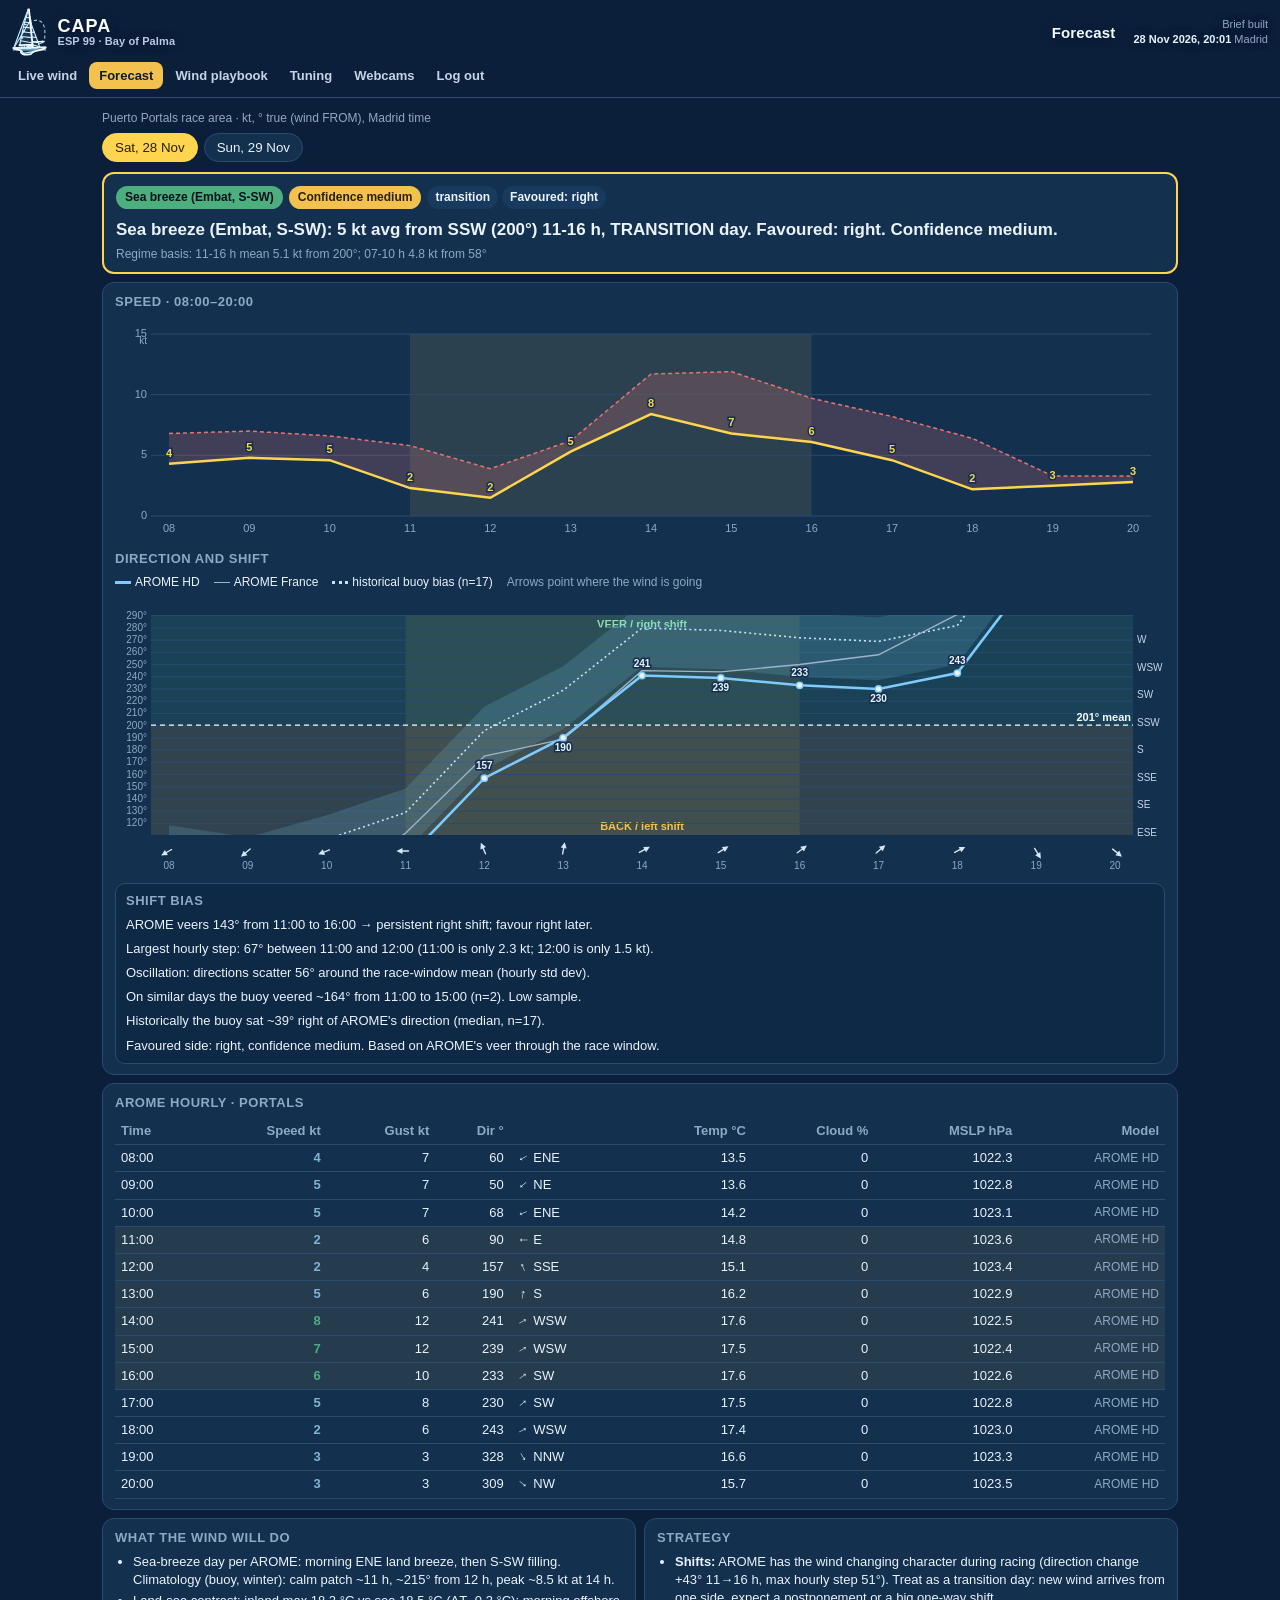
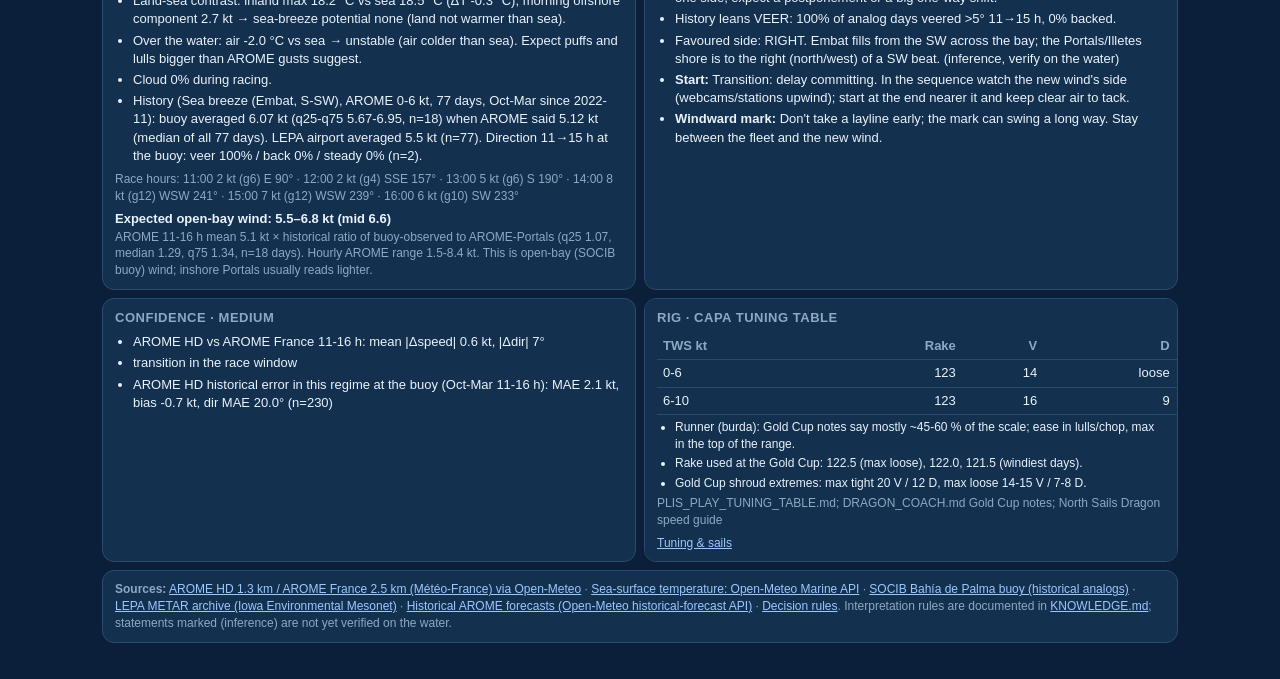
<file: site/forecast.html>
<!doctype html><html lang="en"><head><meta charset="utf-8"><meta name="viewport" content="width=device-width,initial-scale=1,viewport-fit=cover">
<title>Forecast · CAPA ESP 99</title>
<link rel="icon" href="favicon.svg" type="image/svg+xml">
<link rel="apple-touch-icon" href="apple-touch-icon.png">
<meta name="theme-color" content="#0B1F3A">
<link rel="stylesheet" href="assets/brand.css">
<style>
:root{--navy:#0B1F3A;--panel:#13304F;--panel2:#183a5e;--line:#2A4A70;--text:#EAF2FB;--muted:#8FA8C4;--green:#4CAF7D;--red:#E57373;--amber:#F2C14E}
*{box-sizing:border-box}html,body{margin:0;background:var(--navy);color:var(--text);font:13px/1.4 -apple-system,BlinkMacSystemFont,"Segoe UI",Roboto,sans-serif}
.wrap{max-width:1100px;margin:0 auto;padding:10px 12px 28px}
h2{font-size:15px;margin:16px 0 8px}h3{font-size:13px;margin:0 0 6px;color:var(--muted);text-transform:uppercase;letter-spacing:.04em}
.muted{color:var(--muted)}.small{font-size:12px}
.tabs{display:flex;gap:6px;margin:6px 0 10px;flex-wrap:wrap}.tab{cursor:pointer;border:1px solid var(--line);background:var(--panel);color:var(--text);border-radius:999px;padding:6px 12px;font:600 13px inherit}
.tab.on{background:#FFD54F;color:#2a2006;border-color:#FFD54F}
.card{background:var(--panel);border:1px solid var(--line);border-radius:12px;padding:10px 12px;margin-bottom:8px;overflow-x:auto;-webkit-overflow-scrolling:touch}
.hero{border:2px solid #FFD54F}.headline{font-size:17px;font-weight:700;line-height:1.35}
.grid{display:grid;grid-template-columns:repeat(auto-fit,minmax(300px,1fr));gap:8px}
.badge{display:inline-block;font-size:12px;font-weight:700;padding:3px 9px;border-radius:999px;color:#06121f;margin-right:6px}
.pill{display:inline-block;font-size:12px;font-weight:600;padding:3px 8px;border-radius:999px;background:var(--panel2);margin:2px 4px 2px 0}
.c-high{background:var(--green);color:#06210f}.c-medium{background:var(--amber);color:#2a2006}.c-low{background:var(--red);color:#2a0606}
table{width:100%;min-width:680px;border-collapse:collapse;font-variant-numeric:tabular-nums;font-size:13px}th,td{padding:4px 6px;text-align:right;border-bottom:1px solid var(--line);font-size:13px}
th{color:var(--muted);font-weight:600}td:first-child,th:first-child{text-align:left}tr.race td{background:rgba(255,213,79,.07)}
.arr{display:inline-block;width:14px;text-align:center}
ul{margin:4px 0 0;padding-left:18px}li{margin:3px 0}
.spdchart{width:100%;height:220px;display:block;margin-top:4px}
.dirchart{width:100%;height:280px;display:block}
.legend{display:flex;flex-wrap:wrap;gap:8px 14px;margin:2px 0 4px}
.legend i{display:inline-block;width:16px;height:0;border-top:3px solid;vertical-align:middle;margin-right:4px}
.shiftbox{background:#0e2946;border:1px solid var(--line);border-radius:10px;padding:8px 10px;margin-top:8px}
.shiftbox p{margin:0 0 6px}.shiftbox p:last-child{margin:0}
svg text{font-family:-apple-system,BlinkMacSystemFont,"Segoe UI",Roboto,sans-serif}
a{color:#9cc8ff}
@media(max-width:420px){
  .wrap{padding:8px}
  .grid{grid-template-columns:1fr}
}
</style></head><body>
<header class="sitehead">
  <div class="sitebar">
    <a class="brand" href="./"><img class="mark" src="assets/capa-logo.svg" alt="" width="36" height="48"><span class="word"><span class="capa">CAPA</span><span class="eye">ESP 99 · Bay of Palma</span></span></a>
    <h1>Forecast</h1>
    <div class="headmeta" id="gen"></div>
  </div>
  <nav class="sitenav" aria-label="Site"><a href="./">Live wind</a><a href="forecast.html" aria-current="page">Forecast</a><a href="playbook.html">Wind playbook</a><a href="tuning.html">Tuning</a><a href="./#webcams">Webcams</a><a href="/logout">Log out</a></nav>
</header>
<div class="wrap">
<div class="muted small" style="margin:2px 0 6px">Puerto Portals race area · kt, ° true (wind FROM), Madrid time</div>
<div class="tabs" id="tabs"></div><div id="day"></div>
<div class="card small muted" id="src"></div>
</div>
<script>
const RULES='https://github.com/ccarbajal1984/capa-wind/blob/main/docs/KNOWLEDGE.md';
const KT=v=>v==null?'–':v.toFixed(0), esc=s=>String(s).replace(/[&<>]/g,c=>({'&':'&amp;','<':'&lt;','>':'&gt;'}[c]));
const spdCol=s=>s==null?'#555':s<6?'#7FB3D5':s<10?'#4CAF7D':s<15?'#F2C14E':s<20?'#F39C5A':'#E57373';
const arrow=d=>d==null?'':`<span class="arr" style="transform:rotate(${d+180}deg)">↑</span>`;
const NS='http://www.w3.org/2000/svg';
const COMPASS=[[0,'N'],[22.5,'NNE'],[45,'NE'],[67.5,'ENE'],[90,'E'],[112.5,'ESE'],[135,'SE'],[157.5,'SSE'],[180,'S'],[202.5,'SSW'],[225,'SW'],[247.5,'WSW'],[270,'W'],[292.5,'WNW'],[315,'NW'],[337.5,'NNW']];
const angDiff=(a,b)=>((a-b+180)%360+360)%360-180; // + = a is clockwise of b
function circMean(ds){let s=0,c=0,n=0;for(const d of ds){if(d==null)continue;const r=d*Math.PI/180;s+=Math.sin(r);c+=Math.cos(r);n++;}if(!n)return null;return (Math.atan2(s,c)*180/Math.PI+360)%360;}
function circStd(ds){let s=0,c=0,n=0;for(const d of ds){if(d==null)continue;const r=d*Math.PI/180;s+=Math.sin(r);c+=Math.cos(r);n++;}if(n<2)return null;const R=Math.min(1,Math.hypot(s,c)/n);return R<=1e-6?180:Math.sqrt(-2*Math.log(R))*180/Math.PI;}
const norm=d=>(d%360+360)%360;
function svgEl(tag,attrs,parent){const n=document.createElementNS(NS,tag);for(const k in attrs)n.setAttribute(k,String(attrs[k]));if(parent)parent.appendChild(n);return n;}
function svgText(parent,x,y,str,attrs){const t=svgEl('text',Object.assign({x,y},attrs||{}),parent);t.textContent=str;return t;}
function raceIdx(h){let a=-1,b=-1;h.forEach((r,i)=>{if(r.time>='11:00'&&r.time<='16:00'){if(a<0)a=i;b=i;}});return [a,b];}
function segs(h,x,y,key){const out=[];let cur=[];h.forEach((r,i)=>{const v=r[key];if(v==null||!Number.isFinite(+v)){if(cur.length)out.push(cur);cur=[];}else cur.push([x(i),y(+v)]);});if(cur.length)out.push(cur);return out;}
function drawSpeed(svg,h){
  const W=svg.clientWidth||360,H=220,L=36,R=14,T=16,B=22,xPad=18;
  svg.replaceChildren();svg.setAttribute('viewBox',`0 0 ${W} ${H}`);
  const n=h.length;if(n<2)return;
  const x=i=>L+xPad+(i*(W-L-R-2*xPad))/(n-1);
  const peak=Math.max(10,...h.map(r=>Math.max(r.gst||0,r.spd||0)));
  const mx=Math.ceil(peak/5)*5;
  const y=v=>T+(H-T-B)*(1-v/mx);
  const [i0,i1]=raceIdx(h);
  if(i0>=0&&i1>i0)svgEl('rect',{id:'racewin',x:x(i0),y:T,width:x(i1)-x(i0),height:H-T-B,fill:'rgba(255,213,79,.10)'},svg);
  for(let v=0;v<=mx;v+=5){svgEl('line',{x1:L,x2:W-R,y1:y(v),y2:y(v),stroke:'#2A4A70'},svg);svgText(svg,L-4,y(v)+3,String(v),{'text-anchor':'end',fill:'#8FA8C4','font-size':11});}
  svgText(svg,L-4,T+10,'kt',{'text-anchor':'end',fill:'#8FA8C4','font-size':10});
  const band=[];h.forEach((r,i)=>{if(r.spd!=null&&r.gst!=null)band.push([x(i),y(r.spd),y(r.gst)]);});
  if(band.length>1){const pts=band.map(p=>p[0]+','+p[2]).concat(band.slice().reverse().map(p=>p[0]+','+p[1])).join(' ');svgEl('polygon',{points:pts,fill:'rgba(229,115,115,.22)'},svg);}
  for(const s of segs(h,x,y,'gst'))svgEl('polyline',{points:s.map(p=>p.join(',')).join(' '),fill:'none',stroke:'#E57373','stroke-width':1.5,'stroke-dasharray':'4 3'},svg);
  for(const s of segs(h,x,y,'spd'))svgEl('polyline',{points:s.map(p=>p.join(',')).join(' '),fill:'none',stroke:'#FFD54F','stroke-width':2.5},svg);
  h.forEach((r,i)=>{
    svgText(svg,x(i),H-6,r.time.slice(0,2),{'text-anchor':'middle',fill:'#8FA8C4','font-size':11});
    if(r.spd==null)return;
    const yy=y(r.spd),above=yy-14>T;
    svgText(svg,x(i),above?yy-7:yy+13,String(Math.round(r.spd)),{'text-anchor':'middle',fill:'#FFD54F','font-size':11,'font-weight':700,stroke:'#13304F','stroke-width':3,'paint-order':'stroke'});
  });
}
function biasStats(d){const e=d.analogs&&d.analogs.stats&&d.analogs.stats.dir_err_buoy_minus_arome;if(!e||e.n==null||e.median==null)return null;return e;}
function drawDir(svg,d){
  const h=d.hourly,W=svg.clientWidth||360,H=280,L=36,R=32,T=20,B=40,xPad=18;
  svg.replaceChildren();svg.setAttribute('viewBox',`0 0 ${W} ${H}`);
  const n=h.length;if(n<2)return;
  const x=i=>L+xPad+(i*(W-L-R-2*xPad))/(n-1);
  const race=h.filter(r=>r.time>='11:00'&&r.time<='16:00'&&r.dir!=null);
  const mean=circMean(race.map(r=>r.dir));
  if(mean==null){svgText(svg,L,30,'No race-window direction',{fill:'#8FA8C4','font-size':12});return;}
  const rel=dir=>angDiff(dir,mean);
  const err=biasStats(d);
  const showBias=!!(err&&err.q25!=null&&err.q75!=null);
  let span=0;
  const consider=v=>{if(Number.isFinite(v))span=Math.max(span,Math.abs(v));};
  h.forEach(r=>{
    if(r.dir!=null&&r.src!=='AROME France'){
      consider(rel(r.dir));
      if(showBias){consider(rel(r.dir)+err.q25);consider(rel(r.dir)+err.q75);}
    }
    if(r.fr_dir!=null)consider(rel(r.fr_dir));
    else if(r.src==='AROME France'&&r.dir!=null)consider(rel(r.dir));
  });
  let half=45;
  while(half+0.05<span&&half<90)half+=15;
  const plotH=H-T-B,y=v=>T+(half-v)/(2*half)*plotH;
  const clip=svgEl('clipPath',{id:'dirclip'},svgEl('defs',{},svg));
  svgEl('rect',{x:L,y:T,width:W-L-R,height:plotH},clip);
  svgEl('rect',{x:L,y:T,width:W-L-R,height:(y(0)-T),fill:'rgba(76,175,125,.14)'},svg);
  svgEl('rect',{x:L,y:y(0),width:W-L-R,height:T+plotH-y(0),fill:'rgba(242,193,78,.13)'},svg);
  const [i0,i1]=raceIdx(h);
  if(i0>=0&&i1>i0)svgEl('rect',{id:'racewin-dir',x:x(i0),y:T,width:x(i1)-x(i0),height:plotH,fill:'rgba(255,213,79,.08)'},svg);
  svgText(svg,L+(W-L-R)/2,T+13,'VEER / right shift',{'text-anchor':'middle',fill:'#8ddeaf','font-size':11,'font-weight':700});
  svgText(svg,L+(W-L-R)/2,T+plotH-5,'BACK / left shift',{'text-anchor':'middle',fill:'#F2C14E','font-size':11,'font-weight':700});
  for(let deg=Math.ceil((mean-half)/10)*10;deg<=mean+half+1e-6;deg+=10){
    const a=norm(deg),rv=angDiff(a,mean);if(Math.abs(rv)>half+0.1)continue;
    svgEl('line',{x1:L,x2:W-R,y1:y(rv),y2:y(rv),stroke:'#2A4A70'},svg);
    svgText(svg,L-4,y(rv)+3,Math.round(a)+'°',{'text-anchor':'end',fill:'#8FA8C4','font-size':10});
  }
  COMPASS.forEach(([deg,name])=>{
    const rv=angDiff(deg,mean);
    if(Math.abs(rv)>half+0.1)return;
    svgText(svg,W-R+4,y(rv)+3,name,{fill:'#c5d4e6','font-size':10});
  });
  svgEl('line',{x1:L,x2:W-R,y1:y(0),y2:y(0),stroke:'#F4FBFF','stroke-width':1.25,'stroke-dasharray':'5 4'},svg);
  svgText(svg,W-R-2,y(0)-4,Math.round(mean)+'° mean',{'text-anchor':'end',fill:'#F4FBFF','font-size':11,'font-weight':700});
  const g=svgEl('g',{'clip-path':'url(#dirclip)'},svg);
  if(showBias){
    const low=err.n<5,col=low?'#8FA8C4':'#c5e4fb';
    const pts=[];
    h.forEach((r,i)=>{if(r.dir==null||r.src==='AROME France')return;pts.push([x(i),rel(r.dir)]);});
    if(pts.length>1){
      const up=pts.map(p=>p[0]+','+y(p[1]+err.q75)),dn=pts.slice().reverse().map(p=>p[0]+','+y(p[1]+err.q25));
      svgEl('polygon',{points:up.concat(dn).join(' '),fill:low?'rgba(143,168,196,.16)':'rgba(127,216,255,.16)'},g);
      svgEl('polyline',{points:pts.map(p=>p[0]+','+y(p[1]+err.median)).join(' '),fill:'none',stroke:col,'stroke-width':1.6,'stroke-dasharray':'2 3'},g);
    }
  }
  const fr=[];
  h.forEach((r,i)=>{const v=r.fr_dir!=null?r.fr_dir:(r.src==='AROME France'?r.dir:null);if(v!=null)fr.push([x(i),y(rel(v))]);});
  if(fr.length>1)svgEl('polyline',{points:fr.map(p=>p.join(',')).join(' '),fill:'none',stroke:'#9fb4c8','stroke-width':1.35},g);
  const hd=[];
  h.forEach((r,i)=>{if(r.dir!=null&&r.src!=='AROME France')hd.push([i,x(i),y(rel(r.dir)),Math.round(norm(r.dir))]);});
  if(hd.length>1)svgEl('polyline',{points:hd.map(p=>p[1]+','+p[2]).join(' '),fill:'none',stroke:'#7ecbff','stroke-width':2.6},g);
  hd.forEach(p=>{
    svgEl('circle',{cx:p[1],cy:p[2],r:3.2,fill:'#EAF2FB',stroke:'#7ecbff','stroke-width':1.4},g);
    const above=p[0]%2===0;
    let ly=above?p[2]-9:p[2]+13;
    if(ly<T+14)ly=p[2]+13;
    if(ly>T+plotH-2)ly=p[2]-9;
    svgText(g,p[1],ly,String(p[3]),{'text-anchor':'middle',fill:'#EAF2FB','font-size':10,'font-weight':700,stroke:'#13304F','stroke-width':3,'paint-order':'stroke'});
  });
  h.forEach((r,i)=>{
    const cx=x(i),cy=H-B+16;
    if(r.dir!=null){
      const ang=(r.dir+180)*Math.PI/180,sx=Math.sin(ang),sy=-Math.cos(ang);
      svgEl('line',{x1:cx-sx*3,y1:cy-sy*3,x2:cx+sx*5,y2:cy+sy*5,stroke:'#d5e6f5','stroke-width':1.4,'stroke-linecap':'round'},svg);
      svgEl('polygon',{points:`${cx+sx*9},${cy+sy*9} ${cx+sx*3-sy*3},${cy+sy*3+sx*3} ${cx+sx*3+sy*3},${cy+sy*3-sx*3}`,fill:'#d5e6f5'},svg);
    }
    svgText(svg,cx,H-6,r.time.slice(0,2),{'text-anchor':'middle',fill:'#8FA8C4','font-size':10});
  });
  const leg=document.getElementById('dlegend');
  if(leg){
    let s='<span><i style="border-color:#7ecbff"></i>AROME HD</span>';
    if(fr.length>1)s+='<span><i style="border-color:#9fb4c8;border-top-width:1.5px"></i>AROME France</span>';
    if(showBias)s+=`<span><i style="border-color:${err.n<5?'#8FA8C4':'#c5e4fb'};border-top-style:dotted"></i>historical buoy bias${err.n<5?' · low sample':''} (n=${err.n})</span>`;
    s+='<span class="muted">Arrows point where the wind is going</span>';
    leg.innerHTML=s;
  }
}
function shiftLines(d){
  const h=d.hourly,race=h.filter(r=>r.time>='11:00'&&r.time<='16:00'&&r.dir!=null);
  const lines=[];
  const r11=race.find(r=>r.time==='11:00')||race[0],r16=[...race].reverse().find(r=>r.time==='16:00')||race[race.length-1];
  let delta=null;
  if(r11&&r16&&r11!==r16){
    delta=angDiff(r16.dir,r11.dir);
    const ad=Math.abs(Math.round(delta)),word=delta>=0?'veers':'backs',side=delta>=0?'right':'left';
    if(ad<8)lines.push(`AROME changes ${ad}° from ${r11.time} to ${r16.time} → no persistent shift.`);
    else if(ad>=15)lines.push(`AROME ${word} ${ad}° from ${r11.time} to ${r16.time} → persistent ${side} shift; favour ${side} later.`);
    else lines.push(`AROME ${word} ${ad}° from ${r11.time} to ${r16.time} → a modest ${side} shift, not a one-way trend.`);
  }
  let best=null;
  for(let i=1;i<race.length;i++){
    if(race[i].dir==null||race[i-1].dir==null)continue;
    const step=Math.abs(angDiff(race[i].dir,race[i-1].dir));
    if(!best||step>best.step)best={step,a:race[i-1],b:race[i]};
  }
  if(best){
    const lull=[best.a,best.b].filter(r=>r.spd!=null&&r.spd<4).map(r=>`${r.time} is only ${r.spd.toFixed(1)} kt`);
    lines.push(`Largest hourly step: ${Math.round(best.step)}° between ${best.a.time} and ${best.b.time}`+(lull.length?` (${lull.join('; ')}).`:'.'));
  }
  const sd=circStd(race.map(r=>r.dir));
  if(sd!=null)lines.push(`Oscillation: directions scatter ${Math.round(sd)}° around the race-window mean (hourly std dev).`);
  const st=d.analogs&&d.analogs.stats;
  const tr=st&&st.buoy_trend_15_minus_11;
  if(tr&&tr.n>0&&tr.median!=null){
    const m=Math.round(tr.median),word=m>0?'veered':m<0?'backed':'held steady';
    lines.push(m===0?`On similar days the buoy held its direction from 11:00 to 15:00 (n=${tr.n}).${tr.n<5?' Low sample.':''}`
      :`On similar days the buoy ${word} ~${Math.abs(m)}° from 11:00 to 15:00 (n=${tr.n}).${tr.n<5?' Low sample.':''}`);
  }
  const er=st&&st.dir_err_buoy_minus_arome;
  if(er&&er.n>0&&er.median!=null){
    const m=Math.round(er.median);
    lines.push(m===0?`Historically the buoy matched AROME's direction (median, n=${er.n}).${er.n<5?' Low sample.':''}`
      :`Historically the buoy sat ~${Math.abs(m)}° ${m<0?'left':'right'} of AROME's direction (median, n=${er.n}).${er.n<5?' Low sample.':''}`);
  }
  const sideOf=(v,min)=>v==null||Math.abs(v)<min?null:(v>0?'right':'left');
  const aSide=sideOf(delta,15),hSide=tr&&tr.n>=5?sideOf(tr.median,10):null;
  let fav=null,conf='low',why='Neither AROME nor the analog trend shows a persistent side.';
  if(aSide&&hSide&&aSide===hSide){fav=aSide;conf=(Math.abs(delta)>=20&&tr.n>=8)?'high':(tr.n>=8?'medium':'low');why=`AROME and the historical buoy trend both point ${fav}.`;}
  else if(aSide&&hSide){fav=aSide;conf='low';why=`AROME points ${aSide}, but similar days at the buoy leaned ${hSide}. Trust today's forecast first.`;}
  else if(aSide){fav=aSide;conf=Math.abs(delta)>=25?'medium':'low';why=`Based on AROME's ${aSide==='right'?'veer':'back'} through the race window.`;}
  else if(hSide){fav=hSide;why='AROME has no persistent shift today; the lean comes from similar days at the buoy.';}
  lines.push(`Favoured side: ${fav||'no clear side'}, confidence ${conf}. ${why}`);
  return lines;
}
function render(d){
  const g=d.regime,c=d.confidence,s=d.strategy,e=d.expected_observed;
  let h=`<div class="card hero"><span class="badge" style="background:${g.color}">${esc(g.name)}</span><span class="badge c-${c.level}">Confidence ${c.level}</span><span class="pill">${esc(s.pattern)}</span><span class="pill">Favoured: ${esc(s.favoured_side)}</span>
  <div class="headline" style="margin-top:8px">${esc(d.headline)}</div><div class="small muted" style="margin-top:4px">Regime basis: ${esc(g.why)}</div></div>`;
  h+=`<div class="card" id="windchart"><h3>Speed · 08:00–20:00</h3><svg class="spdchart" role="img" aria-label="Wind speed"></svg>
  <h3 style="margin-top:12px">Direction and shift</h3><div class="legend small" id="dlegend"></div><svg class="dirchart" role="img" aria-label="Wind direction"></svg>
  <div class="shiftbox"><h3>Shift bias</h3>${shiftLines(d).map(t=>`<p>${esc(t)}</p>`).join('')}</div></div>`;
  h+=`<div class="card"><h3>AROME hourly · Portals</h3><table><tr><th>Time</th><th>Speed kt</th><th>Gust kt</th><th>Dir °</th><th></th><th>Temp °C</th><th>Cloud %</th><th>MSLP hPa</th><th>Model</th></tr>`+
  d.hourly.map(r=>`<tr class="${r.time>='11:00'&&r.time<='16:00'?'race':''}"><td>${r.time}</td><td style="color:${spdCol(r.spd)};font-weight:700">${KT(r.spd)}</td><td>${KT(r.gst)}</td><td>${r.dir==null?'–':r.dir.toFixed(0)}</td><td style="text-align:left">${arrow(r.dir)} ${r.compass||''}</td><td>${r.temp==null?'–':r.temp.toFixed(1)}</td><td>${r.cloud==null?'–':r.cloud.toFixed(0)}</td><td>${r.pmsl==null?'–':r.pmsl.toFixed(1)}</td><td class="muted small">${r.src||''}</td></tr>`).join('')+`</table></div>`;
  h+=`<div class="grid"><div class="card"><h3>What the wind will do</h3><ul>${d.interpretation.map(t=>`<li>${esc(t)}</li>`).join('')}</ul>
  <div class="small muted" style="margin-top:6px">Race hours: ${d.evolution.map(esc).join(' · ')}</div>
  ${e?`<div style="margin-top:6px"><b>Expected open-bay wind: ${e.lo}–${e.hi} kt (mid ${e.mid})</b><div class="small muted">${esc(e.text)}</div></div>`:''}</div>
  <div class="card"><h3>Strategy</h3><ul><li><b>Shifts:</b> ${esc(s.text)}</li>${s.history_bias?`<li>${esc(s.history_bias)}</li>`:''}<li>${esc(s.side_text)}</li><li><b>Start:</b> ${esc(s.start)}</li><li><b>Windward mark:</b> ${esc(s.windward_mark)}</li></ul></div></div>`;
  h+=`<div class="grid"><div class="card"><h3>Confidence · ${c.level}</h3><ul>${c.why.map(t=>`<li>${esc(t)}</li>`).join('')}</ul></div>
  <div class="card"><h3>Rig · Capa tuning table</h3><table><tr><th>TWS kt</th><th>Rake</th><th>V</th><th>D</th><th>Genoa</th></tr>${d.rig.settings.map(r=>`<tr><td>${r.band}</td><td>${r.rake_cm}</td><td>${r.uppers_V}</td><td>${r.lowers_D}</td><td>${r.genoa}</td></tr>`).join('')}</table><ul class="small">${d.rig.notes.map(t=>`<li>${esc(t)}</li>`).join('')}</ul><div class="small muted">${esc(d.rig.source)}</div><div class="small" style="margin-top:6px"><a href="tuning.html">Tuning &amp; sails</a></div></div></div>`;
  document.getElementById('day').innerHTML=h;
  requestAnimationFrame(()=>drawCharts(d));
}
let currentDay=null;
function drawCharts(d){
  currentDay=d;
  const spd=document.querySelector('.spdchart'),dir=document.querySelector('.dirchart');
  if(spd&&spd.clientWidth)drawSpeed(spd,d.hourly);
  if(dir&&dir.clientWidth)drawDir(dir,d);
}
window.addEventListener('resize',()=>{if(currentDay)drawCharts(currentDay);});
fetch('data/forecast.json',{cache:'no-store'}).then(r=>r.json()).then(F=>{
  document.getElementById('gen').innerHTML='Brief built<br><b>'+new Date(F.generated_utc).toLocaleString('en-GB',{timeZone:'Europe/Madrid',dateStyle:'medium',timeStyle:'short'})+'</b> Madrid';
  const t=document.getElementById('tabs');F.days.forEach((d,i)=>{const b=document.createElement('button');b.className='tab'+(i?'':' on');
   b.textContent=new Date(d.date+'T12:00').toLocaleDateString('en-GB',{weekday:'short',day:'numeric',month:'short'});
   b.onclick=()=>{[...t.children].forEach(x=>x.classList.remove('on'));b.classList.add('on');render(d)};t.appendChild(b)});
  render(F.days[0]);
  document.getElementById('src').innerHTML='<b>Sources:</b> '+F.sources.map(s=>`<a href="${s.url}">${esc(s.name)}</a>`).join(' · ')+'. Interpretation rules are documented in <a href="'+RULES+'">KNOWLEDGE.md</a>; statements marked (inference) are not yet verified on the water.';
}).catch(()=>{ document.getElementById('day').innerHTML='<div class="card">Forecast brief is not available yet.</div>'; });
</script></body></html>
</file>
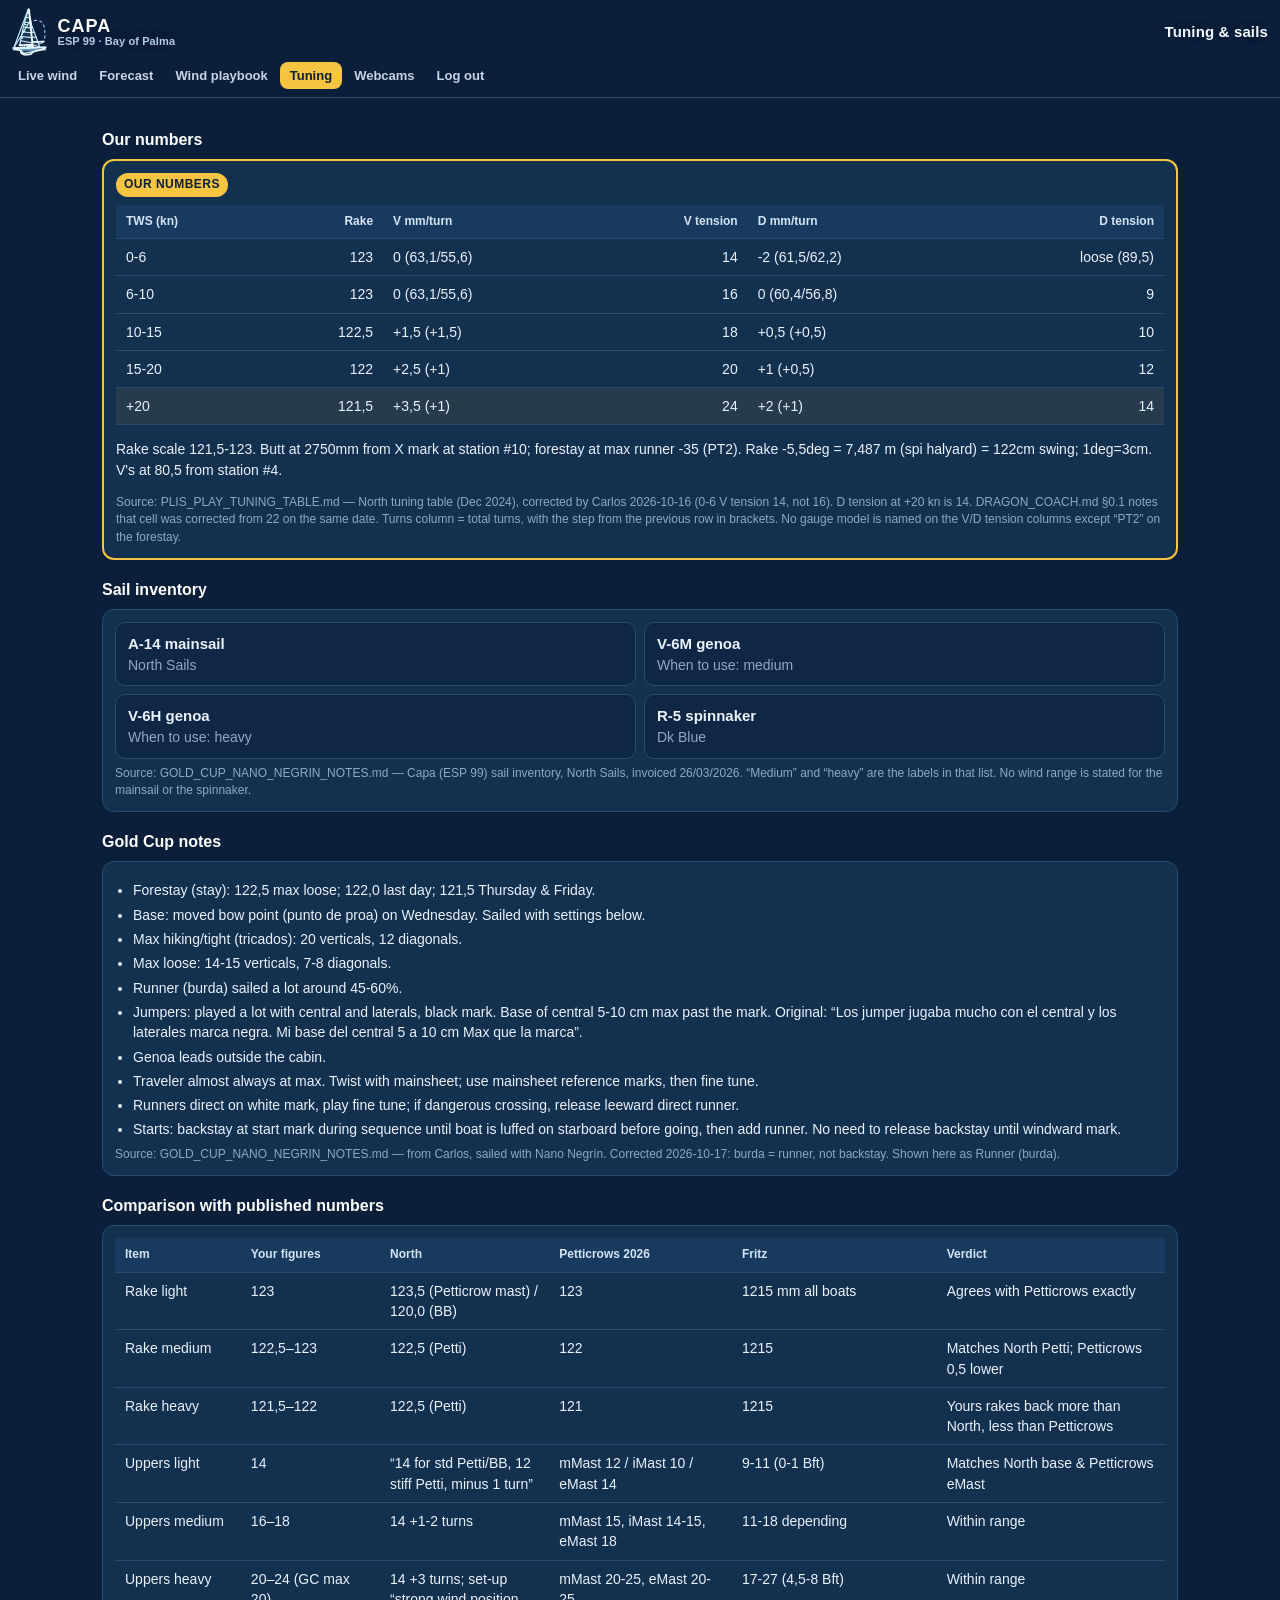
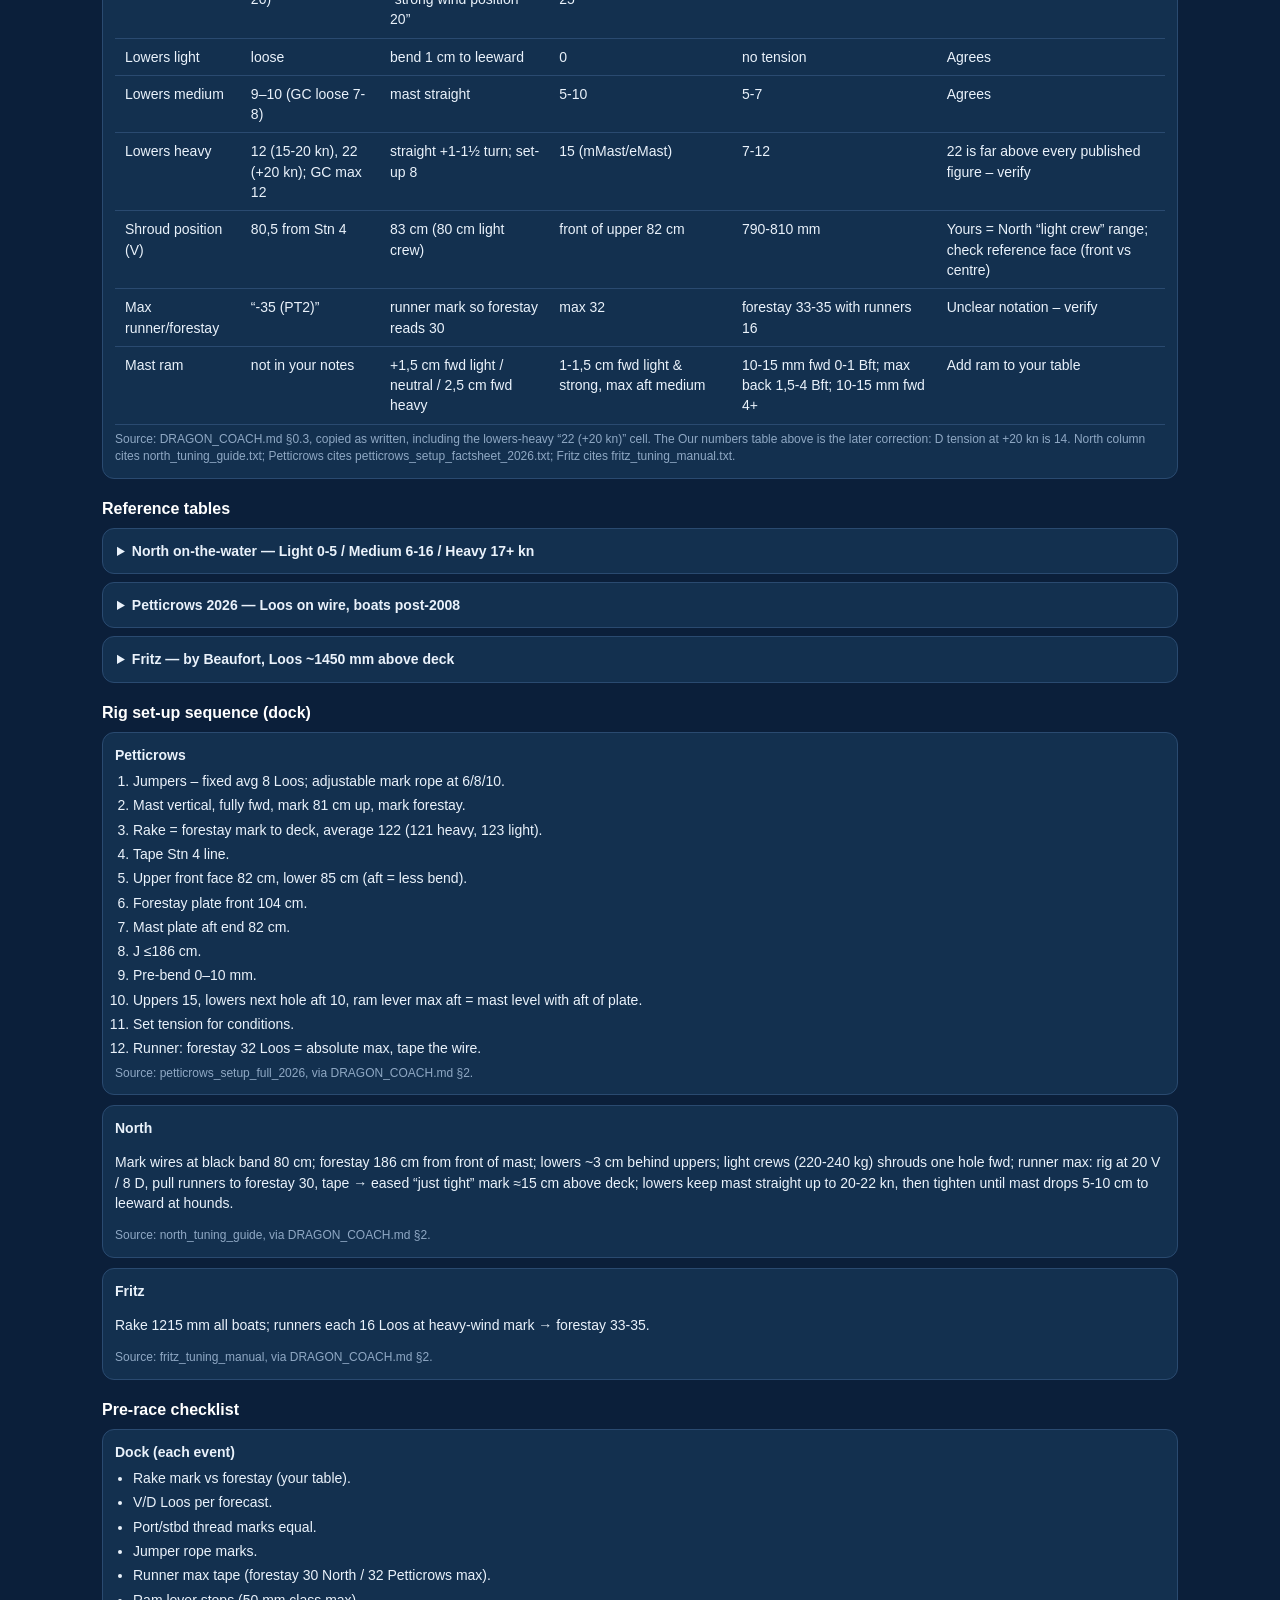
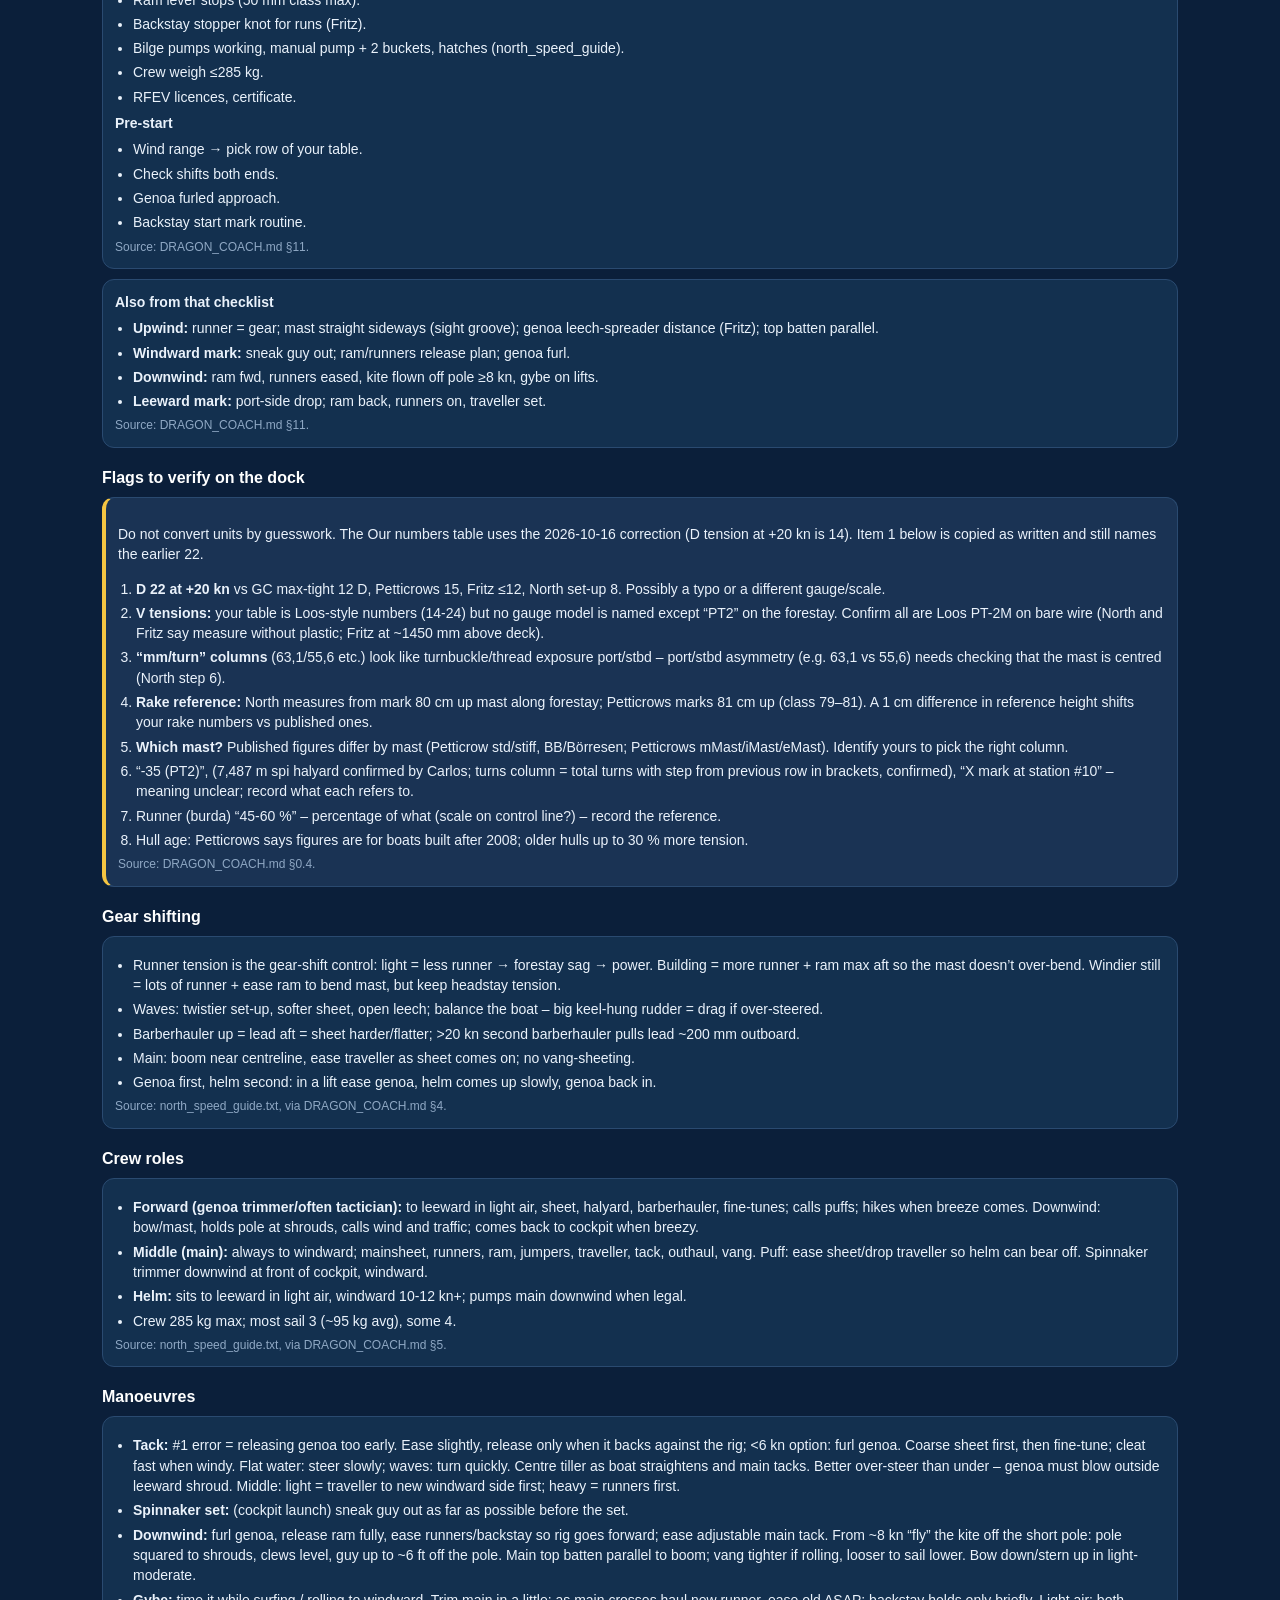
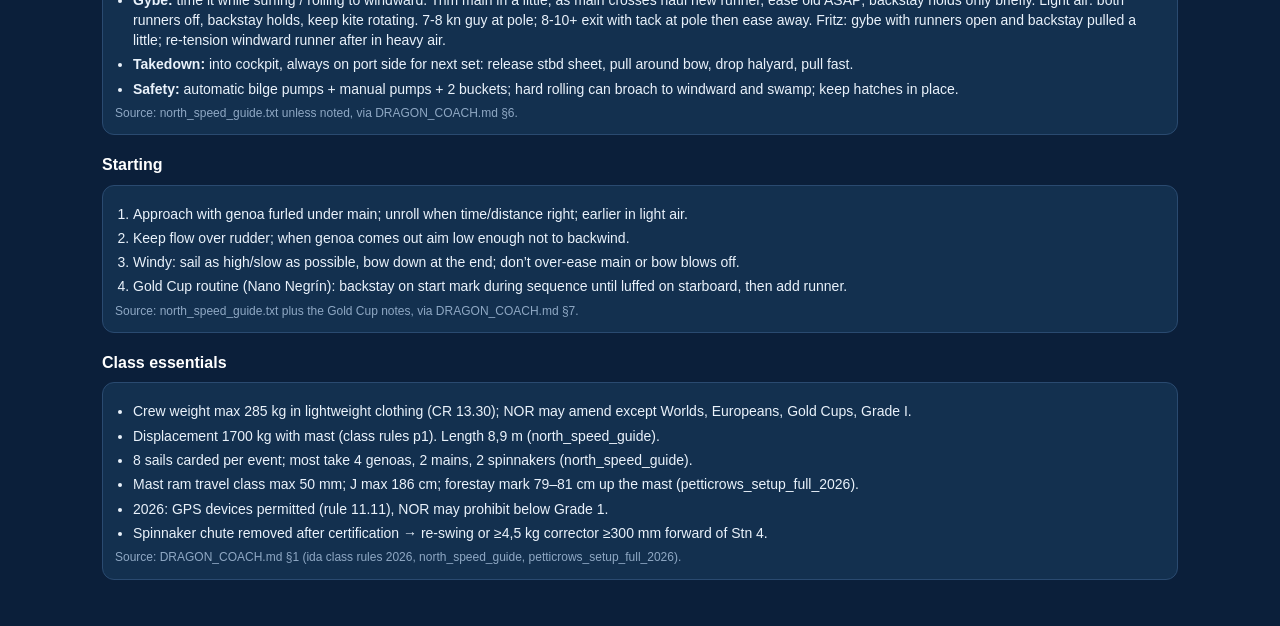
<file: site/tuning.html>
<!doctype html><html lang="en"><head><meta charset="utf-8">
<meta name="viewport" content="width=device-width,initial-scale=1,viewport-fit=cover">
<title>Tuning &amp; sails · CAPA ESP 99</title>
<link rel="icon" href="favicon.svg" type="image/svg+xml">
<link rel="apple-touch-icon" href="apple-touch-icon.png">
<meta name="theme-color" content="#0B1F3A">
<link rel="stylesheet" href="assets/brand.css">
<style>
:root{--navy:#0B1F3A;--panel:#13304F;--panel2:#183a5e;--line:#2A4A70;--text:#EAF2FB;--muted:#8FA8C4;--amber:#f5c542}
*{box-sizing:border-box}html,body{margin:0;background:var(--navy);color:var(--text);font:14px/1.45 -apple-system,BlinkMacSystemFont,"Segoe UI",Roboto,sans-serif}
.wrap{max-width:1100px;margin:0 auto;padding:12px 12px 36px}
h2{font-size:16px;margin:18px 0 8px;color:#fff}h3{font-size:14px;margin:0 0 6px}
.muted{color:var(--muted)}.src{color:var(--muted);font-size:12px;margin:6px 0 0}
.card{background:var(--panel);border:1px solid var(--line);border-radius:12px;padding:12px;margin:0 0 10px}
.ours{border:2px solid var(--amber)}
.badge{display:inline-block;font-size:12px;font-weight:800;letter-spacing:.04em;text-transform:uppercase;background:var(--amber);color:#0B1F3A;border-radius:999px;padding:3px 8px;margin-bottom:8px}
.scroll{overflow-x:auto;-webkit-overflow-scrolling:touch}
table{border-collapse:collapse;width:100%;min-width:720px;font-size:14px;font-variant-numeric:tabular-nums}
th,td{padding:8px 10px;text-align:left;border-bottom:1px solid var(--line);vertical-align:top}
th{color:#d5e4f5;font-size:12px;font-weight:700;background:#183a5e;position:sticky;top:0}
td.num,th.num{text-align:right;white-space:nowrap}
tr.hl td{background:rgba(245,197,66,.08)}
.sails{display:grid;grid-template-columns:1fr;gap:8px}
@media(min-width:720px){.sails{grid-template-columns:1fr 1fr}}
.sail{background:#0E2744;border:1px solid var(--line);border-radius:10px;padding:10px 12px}
.sail b{display:block;font-size:15px}
.flag{border-left:4px solid var(--amber);background:#1a3354}
ol,ul{margin:6px 0;padding-left:18px}li{margin:4px 0}
details{background:var(--panel);border:1px solid var(--line);border-radius:12px;margin:0 0 8px}
summary{cursor:pointer;font-weight:750;padding:12px 14px}
details .inner{padding:0 12px 12px}
a{color:#9cc8ff}
</style></head><body>
<header class="sitehead">
  <div class="sitebar">
    <a class="brand" href="./"><img class="mark" src="assets/capa-logo.svg" alt="" width="36" height="48"><span class="word"><span class="capa">CAPA</span><span class="eye">ESP 99 · Bay of Palma</span></span></a>
    <h1>Tuning &amp; sails</h1>
  </div>
  <nav class="sitenav" aria-label="Site"><a href="./">Live wind</a><a href="forecast.html">Forecast</a><a href="playbook.html">Wind playbook</a><a href="tuning.html" aria-current="page">Tuning</a><a href="./#webcams">Webcams</a><a href="/logout">Log out</a></nav>
</header>
<div class="wrap">

<h2>Our numbers</h2>
<div class="card ours">
  <span class="badge">Our numbers</span>
  <div class="scroll">
  <table>
    <tr><th>TWS (kn)</th><th class="num">Rake</th><th>V mm/turn</th><th class="num">V tension</th><th>D mm/turn</th><th class="num">D tension</th></tr>
    <tr><td>0-6</td><td class="num">123</td><td>0 (63,1/55,6)</td><td class="num">14</td><td>-2 (61,5/62,2)</td><td class="num">loose (89,5)</td></tr>
    <tr><td>6-10</td><td class="num">123</td><td>0 (63,1/55,6)</td><td class="num">16</td><td>0 (60,4/56,8)</td><td class="num">9</td></tr>
    <tr><td>10-15</td><td class="num">122,5</td><td>+1,5 (+1,5)</td><td class="num">18</td><td>+0,5 (+0,5)</td><td class="num">10</td></tr>
    <tr><td>15-20</td><td class="num">122</td><td>+2,5 (+1)</td><td class="num">20</td><td>+1 (+0,5)</td><td class="num">12</td></tr>
    <tr class="hl"><td>+20</td><td class="num">121,5</td><td>+3,5 (+1)</td><td class="num">24</td><td>+2 (+1)</td><td class="num">14</td></tr>
  </table>
  </div>
  <p>Rake scale 121,5-123. Butt at 2750mm from X mark at station #10; forestay at max runner -35 (PT2). Rake -5,5deg = 7,487 m (spi halyard) = 122cm swing; 1deg=3cm. V's at 80,5 from station #4.</p>
  <p class="src">Source: PLIS_PLAY_TUNING_TABLE.md — North tuning table (Dec 2024), corrected by Carlos 2026-10-16 (0-6 V tension 14, not 16). D tension at +20 kn is 14. DRAGON_COACH.md §0.1 notes that cell was corrected from 22 on the same date. Turns column = total turns, with the step from the previous row in brackets. No gauge model is named on the V/D tension columns except “PT2” on the forestay.</p>
</div>

<h2>Sail inventory</h2>
<div class="card">
  <div class="sails">
    <div class="sail"><b>A-14 mainsail</b><span class="muted">North Sails</span></div>
    <div class="sail"><b>V-6M genoa</b><span class="muted">When to use: medium</span></div>
    <div class="sail"><b>V-6H genoa</b><span class="muted">When to use: heavy</span></div>
    <div class="sail"><b>R-5 spinnaker</b><span class="muted">Dk Blue</span></div>
  </div>
  <p class="src">Source: GOLD_CUP_NANO_NEGRIN_NOTES.md — Capa (ESP 99) sail inventory, North Sails, invoiced 26/03/2026. “Medium” and “heavy” are the labels in that list. No wind range is stated for the mainsail or the spinnaker.</p>
</div>

<h2>Gold Cup notes</h2>
<div class="card">
  <ul>
    <li>Forestay (stay): 122,5 max loose; 122,0 last day; 121,5 Thursday &amp; Friday.</li>
    <li>Base: moved bow point (punto de proa) on Wednesday. Sailed with settings below.</li>
    <li>Max hiking/tight (tricados): 20 verticals, 12 diagonals.</li>
    <li>Max loose: 14-15 verticals, 7-8 diagonals.</li>
    <li>Runner (burda) sailed a lot around 45-60%.</li>
    <li>Jumpers: played a lot with central and laterals, black mark. Base of central 5-10 cm max past the mark. Original: “Los jumper jugaba mucho con el central y los laterales marca negra. Mi base del central 5 a 10 cm Max que la marca”.</li>
    <li>Genoa leads outside the cabin.</li>
    <li>Traveler almost always at max. Twist with mainsheet; use mainsheet reference marks, then fine tune.</li>
    <li>Runners direct on white mark, play fine tune; if dangerous crossing, release leeward direct runner.</li>
    <li>Starts: backstay at start mark during sequence until boat is luffed on starboard before going, then add runner. No need to release backstay until windward mark.</li>
  </ul>
  <p class="src">Source: GOLD_CUP_NANO_NEGRIN_NOTES.md — from Carlos, sailed with Nano Negrín. Corrected 2026-10-17: burda = runner, not backstay. Shown here as Runner (burda).</p>
</div>

<h2>Comparison with published numbers</h2>
<div class="card">
  <div class="scroll">
  <table>
    <tr><th>Item</th><th>Your figures</th><th>North</th><th>Petticrows 2026</th><th>Fritz</th><th>Verdict</th></tr>
    <tr><td>Rake light</td><td>123</td><td>123,5 (Petticrow mast) / 120,0 (BB)</td><td>123</td><td>1215 mm all boats</td><td>Agrees with Petticrows exactly</td></tr>
    <tr><td>Rake medium</td><td>122,5–123</td><td>122,5 (Petti)</td><td>122</td><td>1215</td><td>Matches North Petti; Petticrows 0,5 lower</td></tr>
    <tr><td>Rake heavy</td><td>121,5–122</td><td>122,5 (Petti)</td><td>121</td><td>1215</td><td>Yours rakes back more than North, less than Petticrows</td></tr>
    <tr><td>Uppers light</td><td>14</td><td>“14 for std Petti/BB, 12 stiff Petti, minus 1 turn”</td><td>mMast 12 / iMast 10 / eMast 14</td><td>9-11 (0-1 Bft)</td><td>Matches North base &amp; Petticrows eMast</td></tr>
    <tr><td>Uppers medium</td><td>16–18</td><td>14 +1-2 turns</td><td>mMast 15, iMast 14-15, eMast 18</td><td>11-18 depending</td><td>Within range</td></tr>
    <tr><td>Uppers heavy</td><td>20–24 (GC max 20)</td><td>14 +3 turns; set-up “strong wind position 20”</td><td>mMast 20-25, eMast 20-25</td><td>17-27 (4,5-8 Bft)</td><td>Within range</td></tr>
    <tr><td>Lowers light</td><td>loose</td><td>bend 1 cm to leeward</td><td>0</td><td>no tension</td><td>Agrees</td></tr>
    <tr><td>Lowers medium</td><td>9–10 (GC loose 7-8)</td><td>mast straight</td><td>5-10</td><td>5-7</td><td>Agrees</td></tr>
    <tr><td>Lowers heavy</td><td>12 (15-20 kn), 22 (+20 kn); GC max 12</td><td>straight +1-1½ turn; set-up 8</td><td>15 (mMast/eMast)</td><td>7-12</td><td>22 is far above every published figure – verify</td></tr>
    <tr><td>Shroud position (V)</td><td>80,5 from Stn 4</td><td>83 cm (80 cm light crew)</td><td>front of upper 82 cm</td><td>790-810 mm</td><td>Yours = North “light crew” range; check reference face (front vs centre)</td></tr>
    <tr><td>Max runner/forestay</td><td>“-35 (PT2)”</td><td>runner mark so forestay reads 30</td><td>max 32</td><td>forestay 33-35 with runners 16</td><td>Unclear notation – verify</td></tr>
    <tr><td>Mast ram</td><td>not in your notes</td><td>+1,5 cm fwd light / neutral / 2,5 cm fwd heavy</td><td>1-1,5 cm fwd light &amp; strong, max aft medium</td><td>10-15 mm fwd 0-1 Bft; max back 1,5-4 Bft; 10-15 mm fwd 4+</td><td>Add ram to your table</td></tr>
  </table>
  </div>
  <p class="src">Source: DRAGON_COACH.md §0.3, copied as written, including the lowers-heavy “22 (+20 kn)” cell. The Our numbers table above is the later correction: D tension at +20 kn is 14. North column cites north_tuning_guide.txt; Petticrows cites petticrows_setup_factsheet_2026.txt; Fritz cites fritz_tuning_manual.txt.</p>
</div>

<h2>Reference tables</h2>

<details>
  <summary>North on-the-water — Light 0-5 / Medium 6-16 / Heavy 17+ kn</summary>
  <div class="inner scroll">
  <table>
    <tr><th>Control</th><th>Light</th><th>Medium</th><th>Heavy</th></tr>
    <tr><td>Sails</td><td>A-7+ (std Petti &amp; BB) / LM-2 stiff Petti; MG-15/MJ-8; CD-5 or R-5</td><td>same</td><td>A-7+ / A-10 stiff Petti; HG-15/MJ-8H</td></tr>
    <tr><td>Rake</td><td>123,5 Petti / 120,0 BB</td><td>122,5 / 120,0</td><td>122,5 / 120,0</td></tr>
    <tr><td>Mast ram</td><td>1,5 cm fwd</td><td>neutral</td><td>2,5 cm fwd</td></tr>
    <tr><td>Mast position</td><td>83,0 Petti / 81,5 BB from Stn 4</td><td>same</td><td>same</td></tr>
    <tr><td>Jumpers</td><td>adj: loose; fixed 6</td><td>straight; 6</td><td>straight; 6</td></tr>
    <tr><td>Uppers</td><td>base 14 (12 stiff) −1 turn</td><td>+1-2 turns</td><td>+3 turns</td></tr>
    <tr><td>Lowers</td><td>1 cm leeward bend at spreaders</td><td>straight</td><td>straight +1-1½ turn (windward)</td></tr>
    <tr><td>Backstay</td><td>little tension (pre-bend)</td><td>just tight vs waves</td><td>just tight</td></tr>
    <tr><td>Runners</td><td>slack to 15-16 cm above deck (#4)</td><td>15-5 cm (#3-#2)</td><td>5-0 cm (#1 max = forestay 30)</td></tr>
    <tr><td>Main</td><td>light sheet, top tell-tales straight</td><td>top batten parallel boom, top tell-tales 20 % leeward</td><td>top batten 2° twisted off</td></tr>
    <tr><td>Traveller</td><td>windward, boom centre</td><td>windward, boom centre</td><td>centre to 10 cm leeward</td></tr>
    <tr><td>Outhaul</td><td>2,0 cm from black band</td><td>1 cm</td><td>at band</td></tr>
    <tr><td>Cunningham</td><td>loose</td><td>remove wrinkles</td><td>remove wrinkles; very heavy pull hard</td></tr>
    <tr><td>Vang</td><td>loose upwind, cleated for run</td><td></td><td>reach/run: top batten parallel</td></tr>
    <tr><td>Genoa sheet</td><td>foot touches shroud at deck</td><td>foot touches 10 cm up</td><td>25 cm up</td></tr>
    <tr><td>Barberhauler</td><td>#4 / 15 cm out of cuddy / 15-18 cm from spreader</td><td>#2 / 9-10 cm / 5 cm</td><td>#3 / 10-12 cm / 8 cm</td></tr>
    <tr><td>Genoa halyard</td><td>small wrinkles</td><td>just remove</td><td>just remove; never overstretch</td></tr>
  </table>
  <p class="src">Source: north_tuning_guide.txt, via DRAGON_COACH.md §3.1. These sail codes are North’s published call, not the Capa inventory above. The 2012 North PDF appears in search snippets with rake 121,5 Petti / 119,0 BB — older figures, not text-verified.</p>
  </div>
</details>

<details>
  <summary>Petticrows 2026 — Loos on wire, boats post-2008</summary>
  <div class="inner scroll">
  <table>
    <tr><th>Mast</th><th>Light U/L</th><th>Medium U/L</th><th>Strong U/L</th></tr>
    <tr><td>mMast</td><td>12 / 0</td><td>15 / 5-10</td><td>20-25 / 15</td></tr>
    <tr><td>iMast</td><td>10 / 0</td><td>14-15 / 5-8</td><td>16-20 / 10-12</td></tr>
    <tr><td>eMast</td><td>14 / 0</td><td>18 / 5-10</td><td>20-25 / 15</td></tr>
    <tr><td>Rake (all)</td><td>123</td><td>122</td><td>121</td></tr>
    <tr><td>Ram from max aft</td><td>1-1,5 cm fwd</td><td>max aft</td><td>1-1,5 cm fwd</td></tr>
  </table>
  <p>Jumper avg 8; max runner 32 on forestay. Lowers are a guide: sight mast straight sideways upwind.</p>
  <p class="src">Source: petticrows_setup_factsheet_2026.txt, via DRAGON_COACH.md §3.2.</p>
  </div>
</details>

<details>
  <summary>Fritz — by Beaufort, Loos ~1450 mm above deck</summary>
  <div class="inner scroll">
  <table>
    <tr><th></th><th>0-1 Bft</th><th>1,5-2,5</th><th>3-4</th><th>4,5-8</th></tr>
    <tr><td>Uppers wave/flat</td><td>9-10 / 11</td><td>11-13 / 12-14</td><td>14-16 / 13-18</td><td>17-26 / 19-27</td></tr>
    <tr><td>Lowers wave/flat</td><td>0 / 0</td><td>0 / 0</td><td>5-6 / 5-7</td><td>7-11 / 8-12</td></tr>
  </table>
  <p>Runners (distance of tape mark above deck): 0-1 Bft loose-200 mm; 1-2: 160-130; 2-3: 130-100; 3-4: 90-50; 4-5: 40-30; 5-6: 20-0. Reach: LW 310, MW 280-200, HW 180-100 mm, mast 20-40 mm fwd. Downwind: ease 680 mm, ram 50 mm fwd. Ram upwind: 0-1 Bft 10-15 mm fwd + backstay; 1,5-4 max back; 4+ 10-15 mm fwd.</p>
  <p>Genoa leech off spreader tip: LW 60-80 mm, MW 30-60 mm (flat water down to 30), HW 80-120 mm. Genoa foot touches uppers at: LW 30 mm, MW 70-250, HW 250-450 mm. Lead innermost (~360 mm in from deck edge) except reaching. Outhaul range 20-40 mm, 1:12 purchase; ease 80-100 mm offwind. Backstay: below 3 kn use backstay instead of runners; on runs tie stopper on backstay control to prevent mast bending forward in a gybe.</p>
  <p class="src">Source: fritz_tuning_manual.txt, via DRAGON_COACH.md §3.3.</p>
  </div>
</details>

<h2>Rig set-up sequence (dock)</h2>
<div class="card">
  <h3>Petticrows</h3>
  <ol>
    <li>Jumpers – fixed avg 8 Loos; adjustable mark rope at 6/8/10.</li>
    <li>Mast vertical, fully fwd, mark 81 cm up, mark forestay.</li>
    <li>Rake = forestay mark to deck, average 122 (121 heavy, 123 light).</li>
    <li>Tape Stn 4 line.</li>
    <li>Upper front face 82 cm, lower 85 cm (aft = less bend).</li>
    <li>Forestay plate front 104 cm.</li>
    <li>Mast plate aft end 82 cm.</li>
    <li>J ≤186 cm.</li>
    <li>Pre-bend 0–10 mm.</li>
    <li>Uppers 15, lowers next hole aft 10, ram lever max aft = mast level with aft of plate.</li>
    <li>Set tension for conditions.</li>
    <li>Runner: forestay 32 Loos = absolute max, tape the wire.</li>
  </ol>
  <p class="src">Source: petticrows_setup_full_2026, via DRAGON_COACH.md §2.</p>
</div>
<div class="card">
  <h3>North</h3>
  <p>Mark wires at black band 80 cm; forestay 186 cm from front of mast; lowers ~3 cm behind uppers; light crews (220-240 kg) shrouds one hole fwd; runner max: rig at 20 V / 8 D, pull runners to forestay 30, tape → eased “just tight” mark ≈15 cm above deck; lowers keep mast straight up to 20-22 kn, then tighten until mast drops 5-10 cm to leeward at hounds.</p>
  <p class="src">Source: north_tuning_guide, via DRAGON_COACH.md §2.</p>
</div>
<div class="card">
  <h3>Fritz</h3>
  <p>Rake 1215 mm all boats; runners each 16 Loos at heavy-wind mark → forestay 33-35.</p>
  <p class="src">Source: fritz_tuning_manual, via DRAGON_COACH.md §2.</p>
</div>

<h2>Pre-race checklist</h2>
<div class="card">
  <h3>Dock (each event)</h3>
  <ul>
    <li>Rake mark vs forestay (your table).</li>
    <li>V/D Loos per forecast.</li>
    <li>Port/stbd thread marks equal.</li>
    <li>Jumper rope marks.</li>
    <li>Runner max tape (forestay 30 North / 32 Petticrows max).</li>
    <li>Ram lever stops (50 mm class max).</li>
    <li>Backstay stopper knot for runs (Fritz).</li>
    <li>Bilge pumps working, manual pump + 2 buckets, hatches (north_speed_guide).</li>
    <li>Crew weigh ≤285 kg.</li>
    <li>RFEV licences, certificate.</li>
  </ul>
  <h3>Pre-start</h3>
  <ul>
    <li>Wind range → pick row of your table.</li>
    <li>Check shifts both ends.</li>
    <li>Genoa furled approach.</li>
    <li>Backstay start mark routine.</li>
  </ul>
  <p class="src">Source: DRAGON_COACH.md §11.</p>
</div>
<div class="card">
  <h3>Also from that checklist</h3>
  <ul>
    <li><b>Upwind:</b> runner = gear; mast straight sideways (sight groove); genoa leech-spreader distance (Fritz); top batten parallel.</li>
    <li><b>Windward mark:</b> sneak guy out; ram/runners release plan; genoa furl.</li>
    <li><b>Downwind:</b> ram fwd, runners eased, kite flown off pole ≥8 kn, gybe on lifts.</li>
    <li><b>Leeward mark:</b> port-side drop; ram back, runners on, traveller set.</li>
  </ul>
  <p class="src">Source: DRAGON_COACH.md §11.</p>
</div>

<h2>Flags to verify on the dock</h2>
<div class="card flag">
  <p>Do not convert units by guesswork. The Our numbers table uses the 2026-10-16 correction (D tension at +20 kn is 14). Item 1 below is copied as written and still names the earlier 22.</p>
  <ol>
    <li><b>D 22 at +20 kn</b> vs GC max-tight 12 D, Petticrows 15, Fritz ≤12, North set-up 8. Possibly a typo or a different gauge/scale.</li>
    <li><b>V tensions:</b> your table is Loos-style numbers (14-24) but no gauge model is named except “PT2” on the forestay. Confirm all are Loos PT-2M on bare wire (North and Fritz say measure without plastic; Fritz at ~1450 mm above deck).</li>
    <li><b>“mm/turn” columns</b> (63,1/55,6 etc.) look like turnbuckle/thread exposure port/stbd – port/stbd asymmetry (e.g. 63,1 vs 55,6) needs checking that the mast is centred (North step 6).</li>
    <li><b>Rake reference:</b> North measures from mark 80 cm up mast along forestay; Petticrows marks 81 cm up (class 79–81). A 1 cm difference in reference height shifts your rake numbers vs published ones.</li>
    <li><b>Which mast?</b> Published figures differ by mast (Petticrow std/stiff, BB/Börresen; Petticrows mMast/iMast/eMast). Identify yours to pick the right column.</li>
    <li>“-35 (PT2)”, (7,487 m spi halyard confirmed by Carlos; turns column = total turns with step from previous row in brackets, confirmed), “X mark at station #10” – meaning unclear; record what each refers to.</li>
    <li>Runner (burda) “45-60 %” – percentage of what (scale on control line?) – record the reference.</li>
    <li>Hull age: Petticrows says figures are for boats built after 2008; older hulls up to 30 % more tension.</li>
  </ol>
  <p class="src">Source: DRAGON_COACH.md §0.4.</p>
</div>

<h2>Gear shifting</h2>
<div class="card">
  <ul>
    <li>Runner tension is the gear-shift control: light = less runner → forestay sag → power. Building = more runner + ram max aft so the mast doesn’t over-bend. Windier still = lots of runner + ease ram to bend mast, but keep headstay tension.</li>
    <li>Waves: twistier set-up, softer sheet, open leech; balance the boat – big keel-hung rudder = drag if over-steered.</li>
    <li>Barberhauler up = lead aft = sheet harder/flatter; &gt;20 kn second barberhauler pulls lead ~200 mm outboard.</li>
    <li>Main: boom near centreline, ease traveller as sheet comes on; no vang-sheeting.</li>
    <li>Genoa first, helm second: in a lift ease genoa, helm comes up slowly, genoa back in.</li>
  </ul>
  <p class="src">Source: north_speed_guide.txt, via DRAGON_COACH.md §4.</p>
</div>

<h2>Crew roles</h2>
<div class="card">
  <ul>
    <li><b>Forward (genoa trimmer/often tactician):</b> to leeward in light air, sheet, halyard, barberhauler, fine-tunes; calls puffs; hikes when breeze comes. Downwind: bow/mast, holds pole at shrouds, calls wind and traffic; comes back to cockpit when breezy.</li>
    <li><b>Middle (main):</b> always to windward; mainsheet, runners, ram, jumpers, traveller, tack, outhaul, vang. Puff: ease sheet/drop traveller so helm can bear off. Spinnaker trimmer downwind at front of cockpit, windward.</li>
    <li><b>Helm:</b> sits to leeward in light air, windward 10-12 kn+; pumps main downwind when legal.</li>
    <li>Crew 285 kg max; most sail 3 (~95 kg avg), some 4.</li>
  </ul>
  <p class="src">Source: north_speed_guide.txt, via DRAGON_COACH.md §5.</p>
</div>

<h2>Manoeuvres</h2>
<div class="card">
  <ul>
    <li><b>Tack:</b> #1 error = releasing genoa too early. Ease slightly, release only when it backs against the rig; &lt;6 kn option: furl genoa. Coarse sheet first, then fine-tune; cleat fast when windy. Flat water: steer slowly; waves: turn quickly. Centre tiller as boat straightens and main tacks. Better over-steer than under – genoa must blow outside leeward shroud. Middle: light = traveller to new windward side first; heavy = runners first.</li>
    <li><b>Spinnaker set:</b> (cockpit launch) sneak guy out as far as possible before the set.</li>
    <li><b>Downwind:</b> furl genoa, release ram fully, ease runners/backstay so rig goes forward; ease adjustable main tack. From ~8 kn “fly” the kite off the short pole: pole squared to shrouds, clews level, guy up to ~6 ft off the pole. Main top batten parallel to boom; vang tighter if rolling, looser to sail lower. Bow down/stern up in light-moderate.</li>
    <li><b>Gybe:</b> time it while surfing / rolling to windward. Trim main in a little; as main crosses haul new runner, ease old ASAP; backstay holds only briefly. Light air: both runners off, backstay holds, keep kite rotating. 7-8 kn guy at pole; 8-10+ exit with tack at pole then ease away. Fritz: gybe with runners open and backstay pulled a little; re-tension windward runner after in heavy air.</li>
    <li><b>Takedown:</b> into cockpit, always on port side for next set: release stbd sheet, pull around bow, drop halyard, pull fast.</li>
    <li><b>Safety:</b> automatic bilge pumps + manual pumps + 2 buckets; hard rolling can broach to windward and swamp; keep hatches in place.</li>
  </ul>
  <p class="src">Source: north_speed_guide.txt unless noted, via DRAGON_COACH.md §6.</p>
</div>

<h2>Starting</h2>
<div class="card">
  <ol>
    <li>Approach with genoa furled under main; unroll when time/distance right; earlier in light air.</li>
    <li>Keep flow over rudder; when genoa comes out aim low enough not to backwind.</li>
    <li>Windy: sail as high/slow as possible, bow down at the end; don’t over-ease main or bow blows off.</li>
    <li>Gold Cup routine (Nano Negrín): backstay on start mark during sequence until luffed on starboard, then add runner.</li>
  </ol>
  <p class="src">Source: north_speed_guide.txt plus the Gold Cup notes, via DRAGON_COACH.md §7.</p>
</div>

<h2>Class essentials</h2>
<div class="card">
  <ul>
    <li>Crew weight max 285 kg in lightweight clothing (CR 13.30); NOR may amend except Worlds, Europeans, Gold Cups, Grade I.</li>
    <li>Displacement 1700 kg with mast (class rules p1). Length 8,9 m (north_speed_guide).</li>
    <li>8 sails carded per event; most take 4 genoas, 2 mains, 2 spinnakers (north_speed_guide).</li>
    <li>Mast ram travel class max 50 mm; J max 186 cm; forestay mark 79–81 cm up the mast (petticrows_setup_full_2026).</li>
    <li>2026: GPS devices permitted (rule 11.11), NOR may prohibit below Grade 1.</li>
    <li>Spinnaker chute removed after certification → re-swing or ≥4,5 kg corrector ≥300 mm forward of Stn 4.</li>
  </ul>
  <p class="src">Source: DRAGON_COACH.md §1 (ida class rules 2026, north_speed_guide, petticrows_setup_full_2026).</p>
</div>

</div></body></html>
</file>
<file: site/assets/brand.css>
/* Shared CAPA chrome. Sticky nav and the Dragon line-drawing mark. */
:root{--amber:#f5c542;--head-h:108px}
header.sitehead{display:block;margin:0;gap:0;flex-wrap:nowrap;align-items:stretch;justify-content:flex-start}
.sitehead{position:sticky;top:0;z-index:50;background:#0B1F3A;border-bottom:1px solid #2A4A70;overflow:hidden}
.sitehead.home{--head-h:120px}
.sitebar{position:relative;z-index:1;max-width:1440px;margin:0 auto;padding:8px 12px 0;display:flex;align-items:center;gap:10px;min-width:0}
.brand{display:flex;align-items:center;gap:10px;min-width:0;text-decoration:none;color:inherit}
.brand .mark{width:auto;height:48px;flex:0 0 auto;display:block}
.word{display:flex;flex-direction:column;min-width:max-content;line-height:1.05}
.word .capa{font-weight:800;letter-spacing:.06em;font-size:18px;color:#fff}
.word .eye{font-size:11px;font-weight:600;color:#b7cbe2;letter-spacing:.01em;white-space:nowrap}
.sitehead h1,.word,.headmeta{text-shadow:0 0 8px #0B1F3A,0 1px 0 #0B1F3A}
.sitehead h1{position:relative;z-index:1;margin:0 0 0 auto;font-size:15px;font-weight:750;letter-spacing:.01em;color:#F4FBFF;white-space:nowrap}
.sitenav{position:relative;z-index:1;max-width:1440px;margin:0 auto;display:flex;gap:2px;overflow-x:auto;overscroll-behavior-x:contain;-webkit-overflow-scrolling:touch;scrollbar-width:none;padding:6px 8px 8px}
.sitenav::-webkit-scrollbar{display:none}
.sitenav a{flex:0 0 auto;text-decoration:none;color:#C5D4E6;font:600 13px/1 -apple-system,BlinkMacSystemFont,"Segoe UI",Roboto,sans-serif;padding:7px 10px;border-radius:8px;white-space:nowrap}
.sitenav a:hover{color:#fff;background:#13304F}
.sitenav a[aria-current="page"]{color:#0B1F3A;background:var(--amber)}
.headmeta{position:relative;z-index:1;margin-left:8px;text-align:right;font-size:11px;line-height:1.35;color:#8FA8C4;flex:0 1 auto}
.headmeta b{color:#EAF2FB;font-weight:700}
@media(max-width:520px){
  :root{--head-h:132px}
  .sitebar{flex-wrap:wrap;row-gap:2px}
  .brand{flex:0 0 auto}
  .sitehead h1{margin-left:8px;font-size:14px}
  .headmeta{flex:1 0 100%;margin:0 0 2px 0;text-align:left}
  .brand .mark{height:40px}
  .word .capa{font-size:16px}
  .sitenav{padding:4px 2px 7px;gap:0}
  .sitenav a{font-size:12px;padding:7px 3px}
}
</file>
